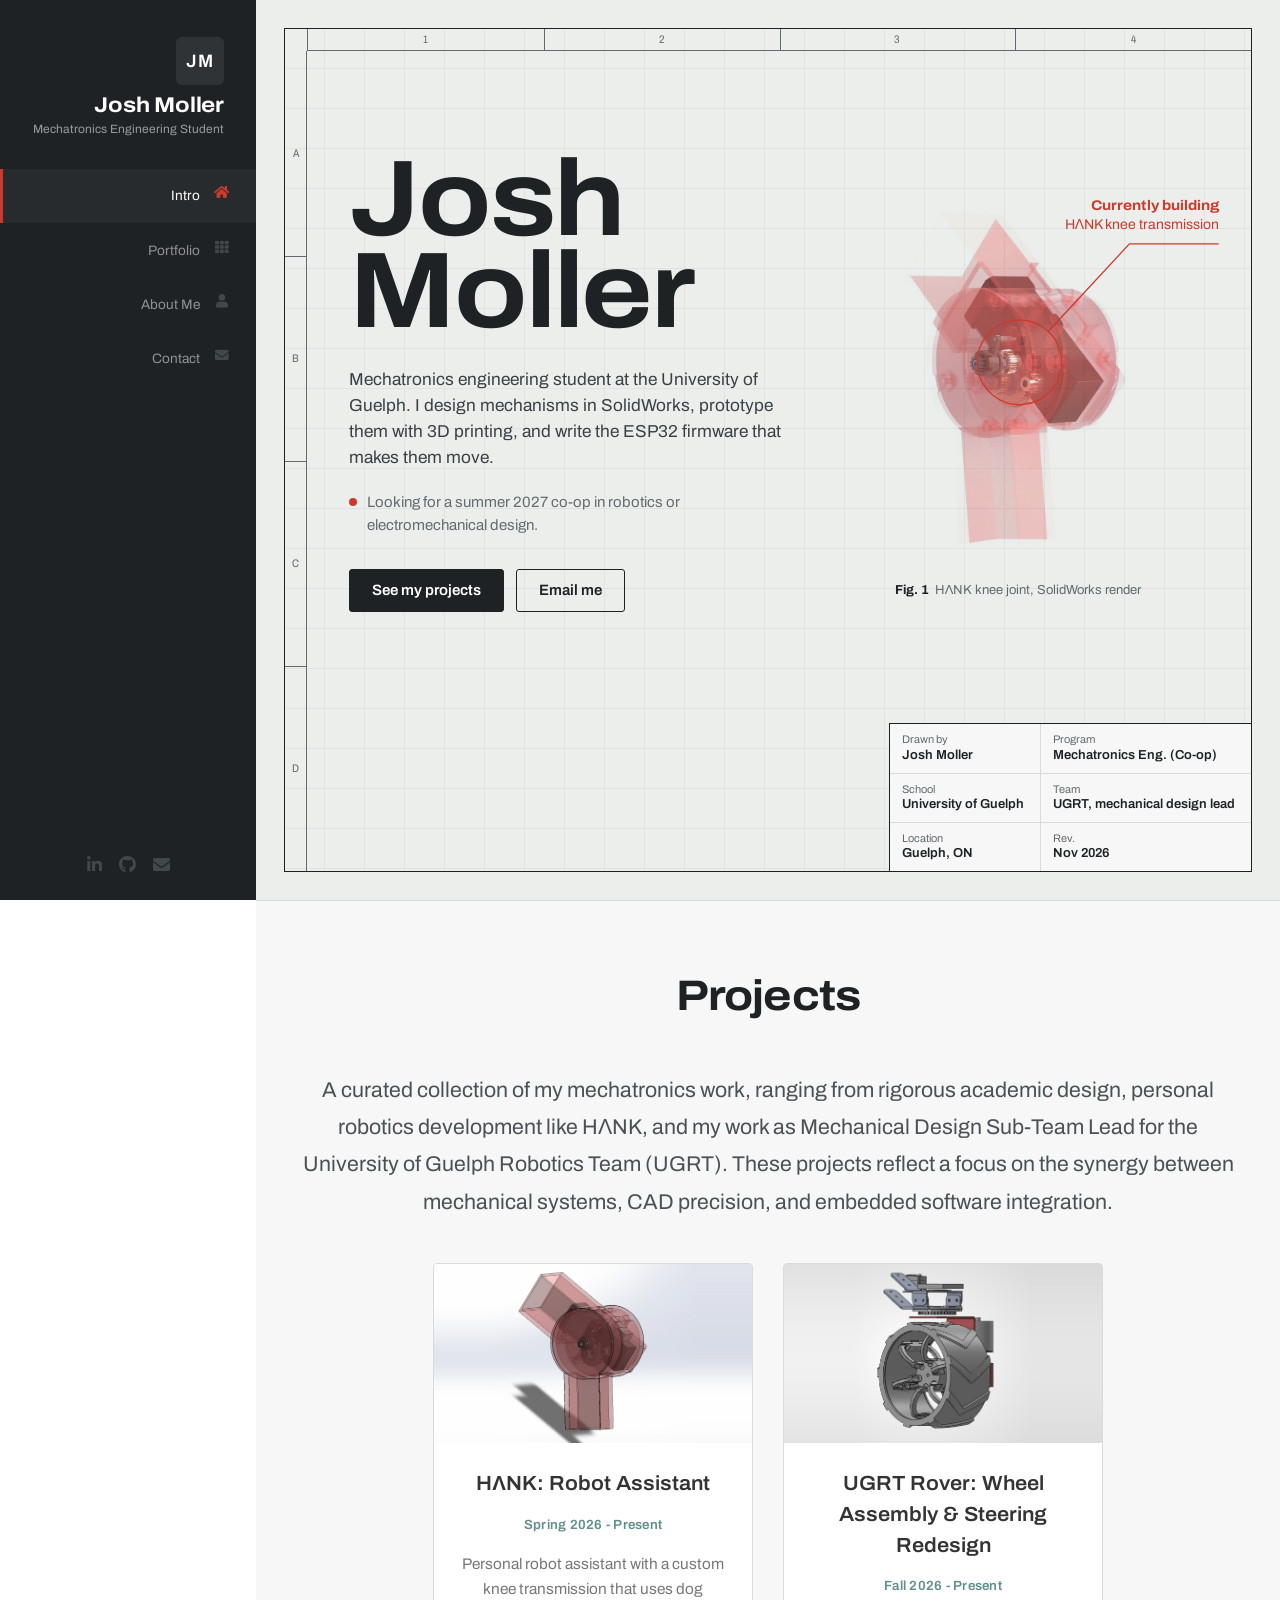
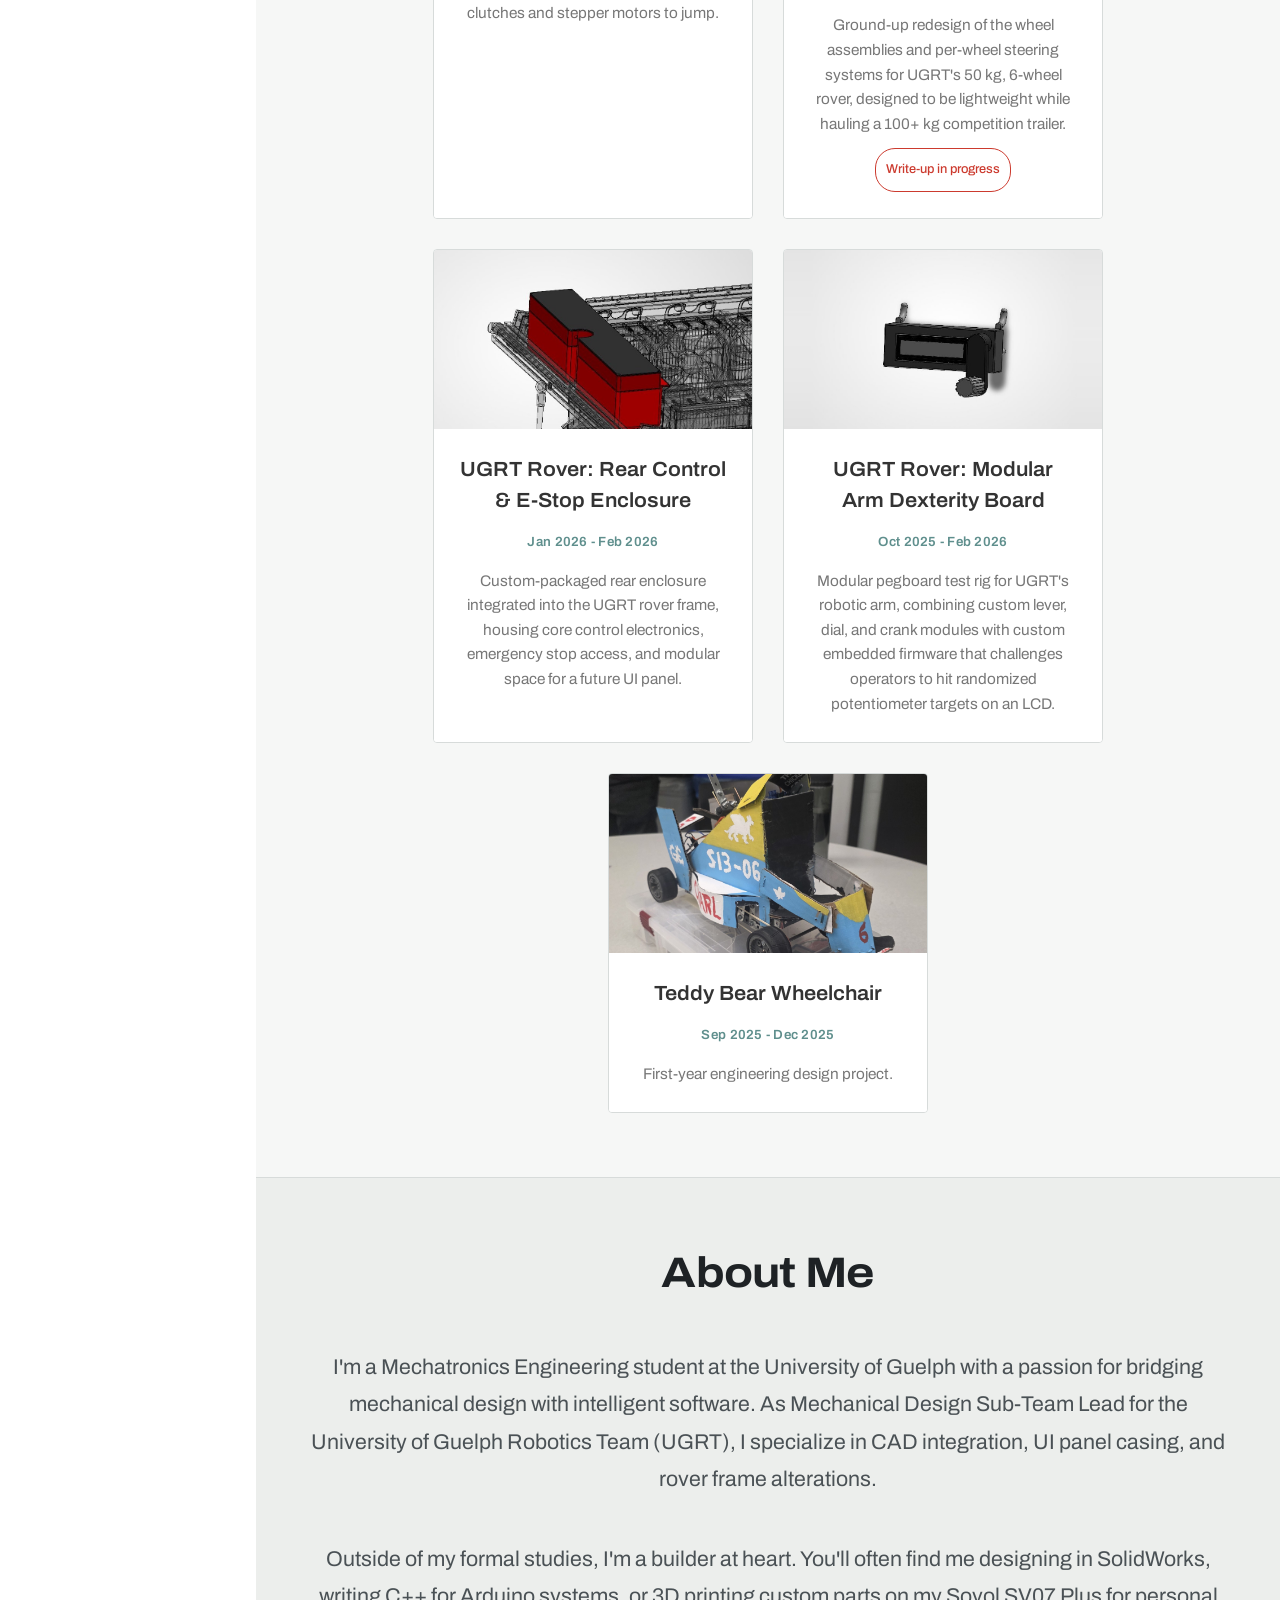
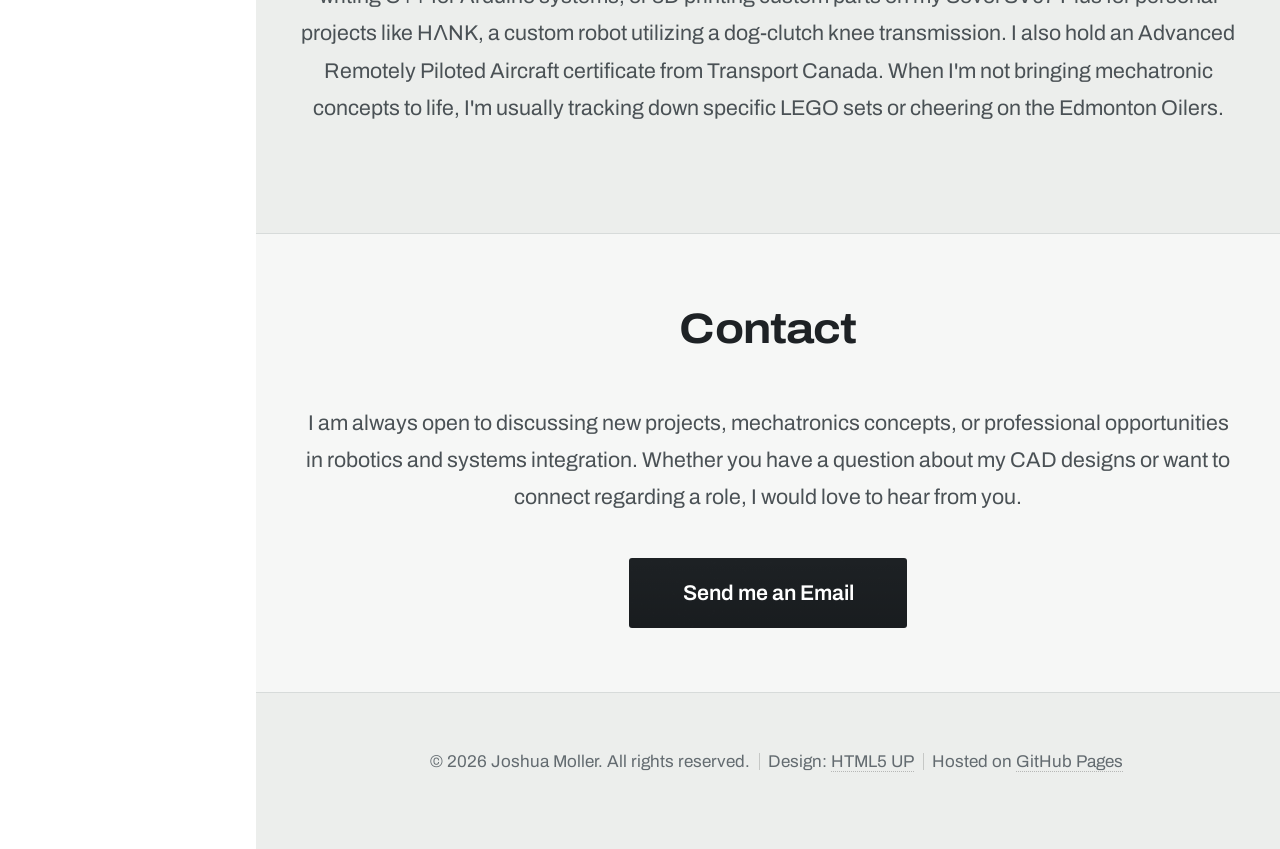
<file: index.html>
<!DOCTYPE HTML>
<!--
	Prologue by HTML5 UP
	html5up.net | @ajlkn
	Free for personal and commercial use under the CCA 3.0 license (html5up.net/license)
-->
<html>
	<head>
		<title>Josh Moller | Mechatronics Portfolio</title>
		<meta charset="utf-8" />
		<meta name="viewport" content="width=device-width, initial-scale=1" />
		<meta name="description" content="Josh Moller – Mechatronics Engineering student at the University of Guelph. CAD design, robotics and embedded systems projects." />
		<link rel="stylesheet" href="assets/css/main.css" />
		<style>
			/* Monogram shown in place of a headshot. To use a photo instead, replace the
			   <span class="image avatar48 monogram">JM</span> with
			   <span class="image avatar48"><img src="images/your-headshot.jpg" alt="Josh Moller" /></span> */
			.image.avatar48.monogram {
				background: rgba(255, 255, 255, 0.08);
				color: #fff;
				font-weight: 600;
				font-size: 18px;
				letter-spacing: 1px;
				line-height: 48px;
				text-align: center;
				border-radius: 6px;
			}
			/* Project cards */
			.project-card { transition: border-color 0.15s ease; }
			.project-card .media-soon {
				width: 100%; height: 100%; display: flex; flex-direction: column;
				align-items: center; justify-content: center; gap: 0.4em;
				background: linear-gradient(135deg, #2b2b2b, #3a3f44); color: rgba(255,255,255,0.75);
			}
			.project-card .media-soon .icon { font-size: 1.8em; color: rgba(255,255,255,0.5); }
			.project-card .badge {
				display: inline-block; margin-top: 0.9em; padding: 0.2em 0.8em; border-radius: 20px;
				font-size: 0.75em; font-weight: 600; background: #eef3f3; color: #5f8f8d;
			}
			.project-card .project-date {
				font-size: 0.78em; font-weight: 600; color: #5f8f8d;
				letter-spacing: 0.02em; margin: 0 0 0.65em 0;
			}
		</style>
		<link rel="stylesheet" href="assets/css/sheet.css" />
	</head>
	<body class="is-preload">

		<!-- Header -->
			<div id="header">

				<div class="top">

					<!-- Logo -->
					<div id="logo">
						<span class="image avatar48 monogram">JM</span>
						<h1 id="title">Josh Moller</h1>
						<p style="font-size: 12px;">Mechatronics Engineering Student</p>
					</div>

					<!-- Nav -->
						<nav id="nav">
							<ul>
								<li><a href="#top" id="top-link"><span class="icon solid fa-home">Intro</span></a></li>
								<li><a href="#portfolio" id="portfolio-link"><span class="icon solid fa-th">Portfolio</span></a></li>
								<li><a href="#about" id="about-link"><span class="icon solid fa-user">About Me</span></a></li>
								<li><a href="#contact" id="contact-link"><span class="icon solid fa-envelope">Contact</span></a></li>
							</ul>
						</nav>

				</div>

				<div class="bottom">

					<!-- Social Icons -->
					<ul class="icons">
						<li><a href="https://www.linkedin.com/in/josh-moller/" class="icon brands fa-linkedin-in" target="_blank"><span class="label">LinkedIn</span></a></li>
						<li><a href="https://github.com/SenorOrange" class="icon brands fa-github" target="_blank"><span class="label">Github</span></a></li>
						<li><a href="mailto:josh@joshmoller.ca" class="icon solid fa-envelope" target="_blank"><span class="label">Email</span></a></li>
					</ul>
				</div>

			</div>

		<!-- Main -->
			<div id="main">

				<!-- Intro: laid out like an engineering drawing sheet (styles in assets/css/sheet.css) -->
				<section id="top" class="sheet">
					<div class="sheet-frame">
						<div class="zones zones-x top" aria-hidden="true"><span>1</span><span>2</span><span>3</span><span>4</span></div>
						<div class="zones zones-y" aria-hidden="true"><span>A</span><span>B</span><span>C</span><span>D</span></div>

						<div class="sheet-body">
							<div class="sheet-text">
								<h2 class="sheet-name">Josh<br />Moller</h2>
								<p class="sheet-lede">Mechatronics engineering student at the University of Guelph. I design mechanisms in SolidWorks, prototype them with 3D printing, and write the ESP32 firmware that makes them move.</p>
								<!-- Update or delete this line when your co-op search changes -->
								<p class="sheet-status"><span class="dot" aria-hidden="true"></span>Looking for a summer 2027 co-op in robotics or electromechanical design.</p>
								<div class="sheet-actions">
									<a href="#portfolio" class="sheet-btn ink scrolly">See my projects</a>
									<a href="mailto:josh@joshmoller.ca" class="sheet-btn line">Email me</a>
								</div>
							</div>

							<figure class="sheet-fig">
								<a href="media/hank-collage.html" aria-label="Open the HΛNK project log">
									<img src="images/hero-hank-knee.jpg" alt="Render of the HΛNK knee transmission with a transparent red housing" />
								</a>
								<svg class="redline" viewBox="0 0 91.3 100" preserveAspectRatio="none" aria-hidden="true">
									<circle cx="46" cy="45" r="10" pathLength="1" transform="rotate(-50 46 45)" />
									<path d="M53,37.5 L72,17 L93,17" pathLength="1" />
								</svg>
								<p class="redline-note"><strong>Currently building</strong>HΛNK knee transmission</p>
								<figcaption><b>Fig. 1</b>HΛNK knee joint, SolidWorks render</figcaption>
							</figure>
						</div>

						<dl class="title-block">
							<div><dt>Drawn by</dt><dd>Josh Moller</dd></div>
							<div><dt>Program</dt><dd>Mechatronics Eng. (Co-op)</dd></div>
							<div><dt>School</dt><dd>University of Guelph</dd></div>
							<div><dt>Team</dt><dd>UGRT, mechanical design lead</dd></div>
							<div><dt>Location</dt><dd>Guelph, ON</dd></div>
							<div><dt>Rev.</dt><dd>Nov 2026</dd></div>
						</dl>
					</div>
				</section>

				<!-- Portfolio -->
					<section id="portfolio" class="two">
						<div class="container">

							<header>
								<h2>Projects</h2>
							</header>

							<p>A curated collection of my mechatronics work, ranging from rigorous academic design, 
								personal robotics development like HΛNK, and my work as Mechanical Design Sub-Team Lead for the University of Guelph Robotics Team (UGRT).
								These projects reflect a focus on the synergy between mechanical systems, CAD precision, and embedded software integration.</p>

							<div class="row" id="portfolio-grid">
 							   <!-- JavaScript will automatically load your projects here -->
							</div>
						</div>
					</section>

				<!-- About Me -->
<section id="about" class="three">
    <div class="container">

        <header>
            <h2>About Me</h2>
        </header>

        <!-- To add a photo here: <span class="image featured"><img src="images/your-photo.jpg" alt="Josh Moller" /></span> -->

        <p>I'm a Mechatronics Engineering student at the University of Guelph with a passion for bridging mechanical design with intelligent software. As Mechanical Design Sub-Team Lead for the University of Guelph Robotics Team (UGRT), I specialize in CAD integration, UI panel casing, and rover frame alterations.</p>
        
        <p>Outside of my formal studies, I'm a builder at heart. You'll often find me designing in SolidWorks, writing C++ for Arduino systems, or 3D printing custom parts on my Sovol SV07 Plus for personal projects like HΛNK, a custom robot utilizing a dog-clutch knee transmission. I also hold an Advanced Remotely Piloted Aircraft certificate from Transport Canada. When I'm not bringing mechatronic concepts to life, I'm usually tracking down specific LEGO sets or cheering on the Edmonton Oilers.</p>

    </div>
</section>

				<!-- Contact -->
				<section id="contact" class="four">
					<div class="container">
				
						<header>
							<h2>Contact</h2>
						</header>
				
						<p>I am always open to discussing new projects, mechatronics concepts, or professional opportunities in robotics and systems integration. Whether you have a question about my CAD designs or want to connect regarding a role, I would love to hear from you.</p>
				
						<footer>
							<a href="mailto:josh@joshmoller.ca" class="button primary" target="_blank">Send me an Email</a>
						</footer>
				
					</div>
				</section>

			</div>

		<!-- Footer -->
			<div id="footer">

				<!-- Copyright -->
					<ul class="copyright">
						<li>&copy; 2026 Joshua Moller. All rights reserved.</li><li>Design: <a href="http://html5up.net">HTML5 UP</a></li><li>Hosted on <a href="https://pages.github.com/">GitHub Pages</a></li>
					</ul>

			</div>

		<!-- Scripts -->
			<script src="assets/js/jquery.min.js"></script>
			<script src="assets/js/jquery.scrolly.min.js"></script>
			<script src="assets/js/jquery.scrollex.min.js"></script>
			<script src="assets/js/browser.min.js"></script>
			<script src="assets/js/breakpoints.min.js"></script>
			<script src="assets/js/util.js"></script>
			<script src="assets/js/main.js"></script>


			<script>
				document.addEventListener('DOMContentLoaded', () => {
					
					fetch('projects.json')
						.then(response => response.json())
						.then(projects => {
							const grid = document.getElementById('portfolio-grid');
							
							grid.className = ''; 
							
							// CHANGED: We are using Flexbox now instead of Grid
							grid.style.display = 'flex';
							grid.style.flexWrap = 'wrap';
							grid.style.justifyContent = 'center'; // This is the magic line that centers the bottom row!
							grid.style.gap = '30px';
							
							let html = '';
							
							// Fallback shown when a project has no media yet (or its thumbnail fails to load)
							const soonTile = '<div class="media-soon"><span class="icon solid fa-cogs"></span><span>Media coming soon</span></div>';

							projects
								.filter(project => !project.hidden) // set "hidden": true in projects.json to take a card off the site
								.forEach(project => {
								// "comingSoon": true shows the card without linking to its (unfinished) page
								const linked = !project.comingSoon && project.link;
								const tag = linked ? 'a' : 'div';
								const linkAttrs = linked ? `href="${project.link}"` : '';
								const media = project.thumbnail
									? `<img src="${project.thumbnail}" alt="${project.title}" style="width: 100%; height: 100%; object-fit: cover;" onerror="this.outerHTML=this.closest('.project-card').dataset.soon;" />`
									: soonTile;

								html += `
									<article class="item project-card ${linked ? 'has-link' : ''}" data-soon='${soonTile}' style="flex: 0 1 320px; background: #fff; margin: 0; box-shadow: 0 4px 10px rgba(0,0,0,0.05); border-radius: 8px; overflow: hidden; display: flex; flex-direction: column;">
										<${tag} ${linkAttrs} class="image fit" style="margin: 0; background-color: #2b2b2b; aspect-ratio: 16/9; display: flex; align-items: center; justify-content: center; overflow: hidden; text-decoration: none; border: 0;">
											${media}
										</${tag}>
										<header style="padding: 1.5em; flex-grow: 1; display: flex; flex-direction: column; justify-content: flex-start;">
											<h3 style="margin: 0 0 0.35em 0; font-size: 1.2em; color: #333;">${linked ? `<a href="${project.link}" style="color: inherit; border: 0;">${project.title}</a>` : project.title}</h3>
											${project.date ? `<div class="project-date">${project.date}</div>` : ''}
											<p style="font-size: 0.9em; margin: 0; color: #777; line-height: 1.6;">${project.description}</p>
											${project.comingSoon ? '<div><span class="badge">Write-up in progress</span></div>' : ''}
										</header>
									</article>
								`;
							});
							
							grid.innerHTML = html;
						})
						.catch(error => {
							console.error('Error loading projects:', error);
							document.getElementById('portfolio-grid').innerHTML = '<p>Oops! Could not load projects.</p>';
						});
				});
				</script>

	</body>
</html>
</file>
<file: assets/css/sheet.css>
/* ==========================================================================
   joshmoller.ca – "drawing sheet" theme
   Loaded after main.css. The landing section is laid out like an engineering
   drawing: sheet border with grid zones, Fig. 1, a redline note and a title
   block. The rest of the page picks up the same type and colours.
   ========================================================================== */

@font-face {
	font-family: 'Archivo';
	src: url('../webfonts/archivo-latin-wdth-normal.woff2') format('woff2-variations'),
	     url('../webfonts/archivo-latin-wdth-normal.woff2') format('woff2');
	font-weight: 100 900;
	font-stretch: 62% 125%;
	font-style: normal;
	font-display: swap;
}

:root {
	--paper: #ECEEEC;      /* drafting vellum */
	--paper-hi: #F6F7F6;   /* lighter sheet for sections and cards */
	--graphite: #1E2225;   /* ink, sidebar */
	--pencil: #636B70;     /* secondary text, frame marks */
	--grid: #D7DBDA;       /* grid and hairlines */
	--redline: #CC3A2E;    /* markup red, used sparingly */
}

/* ---- Base type ---------------------------------------------------------- */

body, input, textarea, select {
	font-family: 'Archivo', 'Helvetica Neue', Arial, sans-serif;
	font-weight: 400;
	color: #4A5155;
}

h1, h2, h3, h4, h5, h6 {
	font-family: 'Archivo', 'Helvetica Neue', Arial, sans-serif;
	color: var(--graphite);
}

#main > section > .container > header > h2,
#main > section h2 {
	font-weight: 700;
	font-stretch: 112%;
	letter-spacing: -0.02em;
}

a:focus-visible, .button:focus-visible {
	outline: 2px solid var(--redline);
	outline-offset: 3px;
}

/* ---- Sidebar ------------------------------------------------------------ */

#header {
	background: var(--graphite);
	box-shadow: none;
}

#logo h1 {
	font-weight: 700;
	font-stretch: 112%;
	letter-spacing: -0.01em;
}

#logo p { color: rgba(255, 255, 255, 0.55); }

#nav ul li a.active {
	background: rgba(255, 255, 255, 0.04);
	box-shadow: inset 3px 0 0 0 var(--redline);
}

#nav ul li a.active span:before { color: var(--redline); }

/* ---- Section backgrounds (replace the template's noise texture) ---------- */

#main > section { background-image: none; box-shadow: inset 0 1px 0 0 var(--grid); }
#main > section.two { background-color: var(--paper-hi); }
#main > section.three { background-color: var(--paper); }
#main > section.four { background-color: var(--paper-hi); }
#footer { background-color: var(--paper); box-shadow: inset 0 1px 0 0 var(--grid); color: var(--pencil); }

.button {
	background-color: var(--graphite);
	border-radius: 3px;
	font-weight: 600;
}
.button:hover { background-color: var(--redline); }

/* Project cards: flat sheet, hairline border instead of drop shadow */
.project-card {
	box-shadow: none !important;
	border: 1px solid var(--grid);
	border-radius: 4px !important;
	background: #fff;
}
.project-card.has-link:hover { transform: none; border-color: var(--graphite); }
.project-card h3 { font-weight: 600; font-stretch: 105%; }
.project-card .badge { background: transparent; color: var(--redline); border: 1px solid currentColor; font-weight: 500; }
.project-card .media-soon { background: var(--paper); color: var(--pencil); }
.project-card .media-soon .icon { color: var(--grid); }

/* ==========================================================================
   Landing sheet
   ========================================================================== */

#main > section.sheet {
	padding: 28px;
	text-align: left;
	background-color: var(--paper);
	box-shadow: none;
	font-size: 16px;
	line-height: 1.55;
}

.sheet-frame {
	position: relative;
	min-height: calc(100vh - 56px);
	border: 1.5px solid var(--graphite);
	/* faint drafting grid */
	background-image:
		linear-gradient(#E0E3E2 1px, transparent 1px),
		linear-gradient(90deg, #E0E3E2 1px, transparent 1px);
	background-size: 40px 40px;
	background-position: -1px -1px;
	display: flex;
	flex-direction: column;
}

/* Grid-reference zones along the border, like a real drawing sheet */
.zones {
	position: absolute;
	display: flex;
	color: var(--pencil);
	font-size: 11px;
	font-stretch: 85%;
	pointer-events: none;
	user-select: none;
}
.zones span { flex: 1; display: flex; align-items: center; justify-content: center; position: relative; }
.zones-x { left: 22px; right: 0; height: 22px; }
.zones-x.top { top: 0; border-bottom: 1px solid var(--pencil); border-left: 1px solid var(--pencil); }
.zones-x span + span::before { content: ''; position: absolute; left: 0; top: 0; bottom: 0; border-left: 1px solid var(--pencil); }
.zones-y { top: 22px; bottom: 0; left: 0; width: 22px; flex-direction: column; border-right: 1px solid var(--pencil); }
.zones-y span + span::before { content: ''; position: absolute; top: 0; left: 0; right: 0; border-top: 1px solid var(--pencil); }

.sheet-body {
	flex: 1;
	display: grid;
	grid-template-columns: minmax(0, 1.15fr) minmax(0, 1fr);
	align-items: center;
	gap: 32px;
	padding: 64px 56px 150px 80px;
}

.sheet-name {
	margin: 0 0 28px 0;
	font-size: clamp(64px, 8.4vw, 144px);
	font-weight: 800;
	font-stretch: 125%;
	line-height: 0.86;
	letter-spacing: -0.035em;
	color: var(--graphite);
}

.sheet-lede {
	max-width: 30em;
	margin: 0 0 20px 0;
	font-size: clamp(17px, 1.35vw, 21px);
	line-height: 1.5;
	color: #3A4045;
}

.sheet-status {
	display: flex;
	align-items: baseline;
	gap: 10px;
	margin: 0 0 32px 0;
	font-size: 15px;
	color: var(--pencil);
}
.sheet-status .dot {
	flex: none;
	width: 8px; height: 8px;
	border-radius: 50%;
	background: var(--redline);
	transform: translateY(-1px);
}

.sheet-actions { display: flex; flex-wrap: wrap; gap: 12px; }

#main > section.sheet a.sheet-btn {
	display: inline-block;
	padding: 13px 22px;
	border-radius: 3px;
	font-size: 15px;
	font-weight: 600;
	line-height: 1;
	text-decoration: none;
	border: 1.5px solid var(--graphite);
	transition: background-color 0.15s ease, color 0.15s ease, border-color 0.15s ease;
}
#main > section.sheet a.sheet-btn.ink { background: var(--graphite); color: #fff; }
#main > section.sheet a.sheet-btn.ink:hover { background: var(--redline); border-color: var(--redline); }
#main > section.sheet a.sheet-btn.line { background: transparent; color: var(--graphite); }
#main > section.sheet a.sheet-btn.line:hover { background: var(--graphite); color: #fff; }

/* Fig. 1 with the redline note */
.sheet-fig {
	position: relative;
	margin: 0;
	justify-self: center;
	width: 100%;
	max-width: 520px;
	aspect-ratio: 1008 / 1104;
}
.sheet-fig > a { display: block; width: 100%; height: 100%; border: 0; }
.sheet-fig img {
	display: block;
	width: 100%;
	height: 100%;
	object-fit: contain;
	mix-blend-mode: multiply;           /* drops the render's white background onto the paper */
}
.sheet-fig figcaption {
	position: absolute;
	left: 50%;
	bottom: -6px;
	transform: translateX(-50%);
	white-space: nowrap;
	font-size: 13px;
	color: var(--pencil);
}
.sheet-fig figcaption b { color: var(--graphite); font-weight: 700; margin-right: 6px; }

.redline {
	position: absolute;
	inset: 0;
	pointer-events: none;
	overflow: visible;
}
.redline path, .redline circle {
	fill: none;
	stroke: var(--redline);
	stroke-width: 0.32;
	stroke-linecap: round;
}
.redline-note {
	position: absolute;
	right: -8px;
	top: 6%;
	max-width: 13em;
	font-size: 14px;
	line-height: 1.35;
	color: var(--redline);
	text-align: right;
}
.redline-note strong { display: block; font-weight: 700; font-stretch: 110%; color: inherit; }

/* The one animated moment: the markup draws itself in after load */
@media (prefers-reduced-motion: no-preference) {
	.redline path, .redline circle {
		stroke-dasharray: 1;
		stroke-dashoffset: 1;
		animation: redline-draw 0.9s 0.5s cubic-bezier(.6,.1,.3,1) forwards;
	}
	.redline-note { opacity: 0; animation: redline-note 0.4s 1.3s ease-out forwards; }
}
@keyframes redline-draw { to { stroke-dashoffset: 0; } }
@keyframes redline-note { to { opacity: 1; } }

/* Title block */
.title-block {
	position: absolute;
	right: 0;
	bottom: 0;
	display: grid;
	grid-template-columns: repeat(3, auto);
	margin: 0;
	background: var(--paper-hi);
	border-top: 1.5px solid var(--graphite);
	border-left: 1.5px solid var(--graphite);
	font-size: 13px;
	line-height: 1.3;
}
.title-block div {
	padding: 8px 16px 9px 12px;
	border-right: 1px solid var(--grid);
	border-bottom: 1px solid var(--grid);
}
.title-block div:nth-child(3n) { border-right: 0; }
.title-block div:nth-last-child(-n+3) { border-bottom: 0; }
.title-block dt { margin: 0; color: var(--pencil); font-size: 11px; }
.title-block dd { margin: 0; color: var(--graphite); font-weight: 600; }

/* ---- Responsive ---------------------------------------------------------- */

@media screen and (max-width: 1280px) {
	.sheet-body { padding: 56px 40px 150px 64px; }
	.title-block { grid-template-columns: repeat(2, auto); }
	.title-block div:nth-child(3n) { border-right: 1px solid var(--grid); }
	.title-block div:nth-child(2n) { border-right: 0; }
	.title-block div:nth-last-child(-n+3) { border-bottom: 1px solid var(--grid); }
	.title-block div:nth-last-child(-n+2) { border-bottom: 0; }
	.sheet-body { padding-bottom: 190px; }
}

@media screen and (max-width: 960px) {
	#main > section.sheet { padding: 56px 14px 14px 14px; } /* clears the menu button */
	.sheet-frame { min-height: 0; }
	.sheet-body { grid-template-columns: 1fr; gap: 8px; padding: 44px 24px 28px 46px; }
	.sheet-fig { max-width: 340px; margin-top: 12px; }
	.title-block { position: static; margin-left: 22px; border-left: 1px solid var(--pencil); grid-template-columns: 1fr 1fr; }
	.zones-x span:nth-child(n+4), .zones-y span:nth-child(n+4) { display: none; }
}

@media screen and (max-width: 480px) {
	.sheet-name { font-size: 58px; }
	.sheet-body { padding: 40px 18px 24px 38px; }
	.redline-note { font-size: 13px; max-width: 10em; }
	.title-block { font-size: 12px; }
}
</file>
<file: assets/css/main.css>
@import url("fontawesome-all.min.css");
@import url("https://fonts.googleapis.com/css?family=Source+Sans+Pro:300,300italic,400,600");

/*
	Prologue by HTML5 UP
	html5up.net | @ajlkn
	Free for personal and commercial use under the CCA 3.0 license (html5up.net/license)
*/

html, body, div, span, applet, object,
iframe, h1, h2, h3, h4, h5, h6, p, blockquote,
pre, a, abbr, acronym, address, big, cite,
code, del, dfn, em, img, ins, kbd, q, s, samp,
small, strike, strong, sub, sup, tt, var, b,
u, i, center, dl, dt, dd, ol, ul, li, fieldset,
form, label, legend, table, caption, tbody,
tfoot, thead, tr, th, td, article, aside,
canvas, details, embed, figure, figcaption,
footer, header, hgroup, menu, nav, output, ruby,
section, summary, time, mark, audio, video {
	margin: 0;
	padding: 0;
	border: 0;
	font-size: 100%;
	font: inherit;
	vertical-align: baseline;}

article, aside, details, figcaption, figure,
footer, header, hgroup, menu, nav, section {
	display: block;}

body {
	line-height: 1;
}

ol, ul {
	list-style: none;
}

blockquote, q {
	quotes: none;
}

	blockquote:before, blockquote:after, q:before, q:after {
		content: '';
		content: none;
	}

table {
	border-collapse: collapse;
	border-spacing: 0;
}

body {
	-webkit-text-size-adjust: none;
}

mark {
	background-color: transparent;
	color: inherit;
}

input::-moz-focus-inner {
	border: 0;
	padding: 0;
}

input, select, textarea {
	-moz-appearance: none;
	-webkit-appearance: none;
	-ms-appearance: none;
	appearance: none;
}

/* Basic */

	html {
		box-sizing: border-box;
	}

	*, *:before, *:after {
		box-sizing: inherit;
	}

	body {
		background: #fff;
		font-family: 'Source Sans Pro', sans-serif;
		font-size: 19pt;
		font-weight: 300;
		line-height: 1.75em;
		color: #888;
	}

		body.is-preload *, body.is-preload *:before, body.is-preload *:after {
			-moz-animation: none !important;
			-webkit-animation: none !important;
			-ms-animation: none !important;
			animation: none !important;
			-moz-transition: none !important;
			-webkit-transition: none !important;
			-ms-transition: none !important;
			transition: none !important;
		}

	input, textarea, select {
		font-family: 'Source Sans Pro', sans-serif;
		font-size: 19pt;
		font-weight: 300;
		line-height: 1.75em;
		color: #888;
	}

	h1, h2, h3, h4, h5, h6 {
		font-weight: 300;
		color: #666;
		line-height: 1.5em;
	}

	h1 a, h2 a, h3 a, h4 a, h5 a, h6 a {
		color: inherit;
		text-decoration: none;
	}

		h1 a strong, h2 a strong, h3 a strong, h4 a strong, h5 a strong, h6 a strong {
			color: #333;
		}

	h2 {
		font-size: 2em;
		letter-spacing: -1px;
	}

		h2.alt {
			color: #888;
		}

			h2.alt strong {
				color: #666;
			}

	h3 {
		font-size: 1.5em;
	}

	header {
		margin: 0 0 2em 0;
	}

		header > p {
			margin: 1em 0 0 0;
		}

	footer {
		margin: 2em 0 0 0;
	}

	strong, b {
		font-weight: 300;
		color: #666;
	}

	em, i {
		font-style: italic;
	}

	a {
		text-decoration: none;
		color: inherit;
		border-bottom: dotted 1px rgba(128, 128, 128, 0.5);
		-moz-transition: color 0.35s ease-in-out, border-bottom-color 0.35s ease-in-out;
		-webkit-transition: color 0.35s ease-in-out, border-bottom-color 0.35s ease-in-out;
		-ms-transition: color 0.35s ease-in-out, border-bottom-color 0.35s ease-in-out;
		transition: color 0.35s ease-in-out, border-bottom-color 0.35s ease-in-out;
		outline: 0;
	}

		a:hover {
			color: #E27689;
			border-bottom-color: rgba(255, 255, 255, 0);
		}

	sub {
		position: relative;
		top: 0.5em;
		font-size: 0.8em;
	}

	sup {
		position: relative;
		top: -0.5em;
		font-size: 0.8em;
	}

	hr {
		border: 0;
		border-top: solid 1px #ddd;
	}

	blockquote {
		border-left: solid 0.5em #ddd;
		padding: 1em 0 1em 2em;
		font-style: italic;
	}

	p, ul, ol, dl, table {
		margin-bottom: 2em;
	}

	br.clear {
		clear: both;
	}

/* Container */

	.container {
		margin: 0 auto;
		max-width: 100%;
		width: 1400px;
	}

		@media screen and (min-width: 961px) and (max-width: 1880px) {

			.container {
				width: 1200px;
			}

		}

		@media screen and (min-width: 961px) and (max-width: 1620px) {

			.container {
				width: 960px;
			}

		}

		@media screen and (min-width: 961px) and (max-width: 1320px) {

			.container {
				width: 100%;
			}

		}

		@media screen and (max-width: 960px) {

			.container {
				width: 100%;
			}

		}

		@media screen and (max-width: 736px) {

			.container {
				width: 100%;
			}

		}

/* Row */

	.row {
		display: flex;
		flex-wrap: wrap;
		box-sizing: border-box;
		align-items: stretch;
	}

		.row > * {
			box-sizing: border-box;
		}

		.row.gtr-uniform > * > :last-child {
			margin-bottom: 0;
		}

		.row.aln-left {
			justify-content: flex-start;
		}

		.row.aln-center {
			justify-content: center;
		}

		.row.aln-right {
			justify-content: flex-end;
		}

		.row.aln-top {
			align-items: flex-start;
		}

		.row.aln-middle {
			align-items: center;
		}

		.row.aln-bottom {
			align-items: flex-end;
		}

		.row > .imp {
			order: -1;
		}

		.row > .col-1 {
			width: 8.33333%;
		}

		.row > .off-1 {
			margin-left: 8.33333%;
		}

		.row > .col-2 {
			width: 16.66667%;
		}

		.row > .off-2 {
			margin-left: 16.66667%;
		}

		.row > .col-3 {
			width: 25%;
		}

		.row > .off-3 {
			margin-left: 25%;
		}

		.row > .col-4 {
			width: 33.33333%;
		}

		.row > .off-4 {
			margin-left: 33.33333%;
		}

		.row > .col-5 {
			width: 41.66667%;
		}

		.row > .off-5 {
			margin-left: 41.66667%;
		}

		.row > .col-6 {
			width: 50%;
		}

		.row > .off-6 {
			margin-left: 50%;
		}

		.row > .col-7 {
			width: 58.33333%;
		}

		.row > .off-7 {
			margin-left: 58.33333%;
		}

		.row > .col-8 {
			width: 66.66667%;
		}

		.row > .off-8 {
			margin-left: 66.66667%;
		}

		.row > .col-9 {
			width: 75%;
		}

		.row > .off-9 {
			margin-left: 75%;
		}

		.row > .col-10 {
			width: 83.33333%;
		}

		.row > .off-10 {
			margin-left: 83.33333%;
		}

		.row > .col-11 {
			width: 91.66667%;
		}

		.row > .off-11 {
			margin-left: 91.66667%;
		}

		.row > .col-12 {
			width: 100%;
		}

		.row > .off-12 {
			margin-left: 100%;
		}

		.row.gtr-0 {
			margin-top: 0px;
			margin-left: 0px;
		}

			.row.gtr-0 > * {
				padding: 0px 0 0 0px;
			}

			.row.gtr-0.gtr-uniform {
				margin-top: 0px;
			}

				.row.gtr-0.gtr-uniform > * {
					padding-top: 0px;
				}

		.row.gtr-25 {
			margin-top: -10px;
			margin-left: -10px;
		}

			.row.gtr-25 > * {
				padding: 10px 0 0 10px;
			}

			.row.gtr-25.gtr-uniform {
				margin-top: -10px;
			}

				.row.gtr-25.gtr-uniform > * {
					padding-top: 10px;
				}

		.row.gtr-50 {
			margin-top: -20px;
			margin-left: -20px;
		}

			.row.gtr-50 > * {
				padding: 20px 0 0 20px;
			}

			.row.gtr-50.gtr-uniform {
				margin-top: -20px;
			}

				.row.gtr-50.gtr-uniform > * {
					padding-top: 20px;
				}

		.row {
			margin-top: -40px;
			margin-left: -40px;
		}

			.row > * {
				padding: 40px 0 0 40px;
			}

			.row.gtr-uniform {
				margin-top: -40px;
			}

				.row.gtr-uniform > * {
					padding-top: 40px;
				}

		.row.gtr-150 {
			margin-top: -60px;
			margin-left: -60px;
		}

			.row.gtr-150 > * {
				padding: 60px 0 0 60px;
			}

			.row.gtr-150.gtr-uniform {
				margin-top: -60px;
			}

				.row.gtr-150.gtr-uniform > * {
					padding-top: 60px;
				}

		.row.gtr-200 {
			margin-top: -80px;
			margin-left: -80px;
		}

			.row.gtr-200 > * {
				padding: 80px 0 0 80px;
			}

			.row.gtr-200.gtr-uniform {
				margin-top: -80px;
			}

				.row.gtr-200.gtr-uniform > * {
					padding-top: 80px;
				}

		@media screen and (min-width: 961px) and (max-width: 1880px) {

			.row {
				display: flex;
				flex-wrap: wrap;
				box-sizing: border-box;
				align-items: stretch;
			}

				.row > * {
					box-sizing: border-box;
				}

				.row.gtr-uniform > * > :last-child {
					margin-bottom: 0;
				}

				.row.aln-left {
					justify-content: flex-start;
				}

				.row.aln-center {
					justify-content: center;
				}

				.row.aln-right {
					justify-content: flex-end;
				}

				.row.aln-top {
					align-items: flex-start;
				}

				.row.aln-middle {
					align-items: center;
				}

				.row.aln-bottom {
					align-items: flex-end;
				}

				.row > .imp-wide {
					order: -1;
				}

				.row > .col-1-wide {
					width: 8.33333%;
				}

				.row > .off-1-wide {
					margin-left: 8.33333%;
				}

				.row > .col-2-wide {
					width: 16.66667%;
				}

				.row > .off-2-wide {
					margin-left: 16.66667%;
				}

				.row > .col-3-wide {
					width: 25%;
				}

				.row > .off-3-wide {
					margin-left: 25%;
				}

				.row > .col-4-wide {
					width: 33.33333%;
				}

				.row > .off-4-wide {
					margin-left: 33.33333%;
				}

				.row > .col-5-wide {
					width: 41.66667%;
				}

				.row > .off-5-wide {
					margin-left: 41.66667%;
				}

				.row > .col-6-wide {
					width: 50%;
				}

				.row > .off-6-wide {
					margin-left: 50%;
				}

				.row > .col-7-wide {
					width: 58.33333%;
				}

				.row > .off-7-wide {
					margin-left: 58.33333%;
				}

				.row > .col-8-wide {
					width: 66.66667%;
				}

				.row > .off-8-wide {
					margin-left: 66.66667%;
				}

				.row > .col-9-wide {
					width: 75%;
				}

				.row > .off-9-wide {
					margin-left: 75%;
				}

				.row > .col-10-wide {
					width: 83.33333%;
				}

				.row > .off-10-wide {
					margin-left: 83.33333%;
				}

				.row > .col-11-wide {
					width: 91.66667%;
				}

				.row > .off-11-wide {
					margin-left: 91.66667%;
				}

				.row > .col-12-wide {
					width: 100%;
				}

				.row > .off-12-wide {
					margin-left: 100%;
				}

				.row.gtr-0 {
					margin-top: 0px;
					margin-left: 0px;
				}

					.row.gtr-0 > * {
						padding: 0px 0 0 0px;
					}

					.row.gtr-0.gtr-uniform {
						margin-top: 0px;
					}

						.row.gtr-0.gtr-uniform > * {
							padding-top: 0px;
						}

				.row.gtr-25 {
					margin-top: -10px;
					margin-left: -10px;
				}

					.row.gtr-25 > * {
						padding: 10px 0 0 10px;
					}

					.row.gtr-25.gtr-uniform {
						margin-top: -10px;
					}

						.row.gtr-25.gtr-uniform > * {
							padding-top: 10px;
						}

				.row.gtr-50 {
					margin-top: -20px;
					margin-left: -20px;
				}

					.row.gtr-50 > * {
						padding: 20px 0 0 20px;
					}

					.row.gtr-50.gtr-uniform {
						margin-top: -20px;
					}

						.row.gtr-50.gtr-uniform > * {
							padding-top: 20px;
						}

				.row {
					margin-top: -40px;
					margin-left: -40px;
				}

					.row > * {
						padding: 40px 0 0 40px;
					}

					.row.gtr-uniform {
						margin-top: -40px;
					}

						.row.gtr-uniform > * {
							padding-top: 40px;
						}

				.row.gtr-150 {
					margin-top: -60px;
					margin-left: -60px;
				}

					.row.gtr-150 > * {
						padding: 60px 0 0 60px;
					}

					.row.gtr-150.gtr-uniform {
						margin-top: -60px;
					}

						.row.gtr-150.gtr-uniform > * {
							padding-top: 60px;
						}

				.row.gtr-200 {
					margin-top: -80px;
					margin-left: -80px;
				}

					.row.gtr-200 > * {
						padding: 80px 0 0 80px;
					}

					.row.gtr-200.gtr-uniform {
						margin-top: -80px;
					}

						.row.gtr-200.gtr-uniform > * {
							padding-top: 80px;
						}

		}

		@media screen and (min-width: 961px) and (max-width: 1620px) {

			.row {
				display: flex;
				flex-wrap: wrap;
				box-sizing: border-box;
				align-items: stretch;
			}

				.row > * {
					box-sizing: border-box;
				}

				.row.gtr-uniform > * > :last-child {
					margin-bottom: 0;
				}

				.row.aln-left {
					justify-content: flex-start;
				}

				.row.aln-center {
					justify-content: center;
				}

				.row.aln-right {
					justify-content: flex-end;
				}

				.row.aln-top {
					align-items: flex-start;
				}

				.row.aln-middle {
					align-items: center;
				}

				.row.aln-bottom {
					align-items: flex-end;
				}

				.row > .imp-normal {
					order: -1;
				}

				.row > .col-1-normal {
					width: 8.33333%;
				}

				.row > .off-1-normal {
					margin-left: 8.33333%;
				}

				.row > .col-2-normal {
					width: 16.66667%;
				}

				.row > .off-2-normal {
					margin-left: 16.66667%;
				}

				.row > .col-3-normal {
					width: 25%;
				}

				.row > .off-3-normal {
					margin-left: 25%;
				}

				.row > .col-4-normal {
					width: 33.33333%;
				}

				.row > .off-4-normal {
					margin-left: 33.33333%;
				}

				.row > .col-5-normal {
					width: 41.66667%;
				}

				.row > .off-5-normal {
					margin-left: 41.66667%;
				}

				.row > .col-6-normal {
					width: 50%;
				}

				.row > .off-6-normal {
					margin-left: 50%;
				}

				.row > .col-7-normal {
					width: 58.33333%;
				}

				.row > .off-7-normal {
					margin-left: 58.33333%;
				}

				.row > .col-8-normal {
					width: 66.66667%;
				}

				.row > .off-8-normal {
					margin-left: 66.66667%;
				}

				.row > .col-9-normal {
					width: 75%;
				}

				.row > .off-9-normal {
					margin-left: 75%;
				}

				.row > .col-10-normal {
					width: 83.33333%;
				}

				.row > .off-10-normal {
					margin-left: 83.33333%;
				}

				.row > .col-11-normal {
					width: 91.66667%;
				}

				.row > .off-11-normal {
					margin-left: 91.66667%;
				}

				.row > .col-12-normal {
					width: 100%;
				}

				.row > .off-12-normal {
					margin-left: 100%;
				}

				.row.gtr-0 {
					margin-top: 0px;
					margin-left: 0px;
				}

					.row.gtr-0 > * {
						padding: 0px 0 0 0px;
					}

					.row.gtr-0.gtr-uniform {
						margin-top: 0px;
					}

						.row.gtr-0.gtr-uniform > * {
							padding-top: 0px;
						}

				.row.gtr-25 {
					margin-top: -10px;
					margin-left: -10px;
				}

					.row.gtr-25 > * {
						padding: 10px 0 0 10px;
					}

					.row.gtr-25.gtr-uniform {
						margin-top: -10px;
					}

						.row.gtr-25.gtr-uniform > * {
							padding-top: 10px;
						}

				.row.gtr-50 {
					margin-top: -20px;
					margin-left: -20px;
				}

					.row.gtr-50 > * {
						padding: 20px 0 0 20px;
					}

					.row.gtr-50.gtr-uniform {
						margin-top: -20px;
					}

						.row.gtr-50.gtr-uniform > * {
							padding-top: 20px;
						}

				.row {
					margin-top: -40px;
					margin-left: -40px;
				}

					.row > * {
						padding: 40px 0 0 40px;
					}

					.row.gtr-uniform {
						margin-top: -40px;
					}

						.row.gtr-uniform > * {
							padding-top: 40px;
						}

				.row.gtr-150 {
					margin-top: -60px;
					margin-left: -60px;
				}

					.row.gtr-150 > * {
						padding: 60px 0 0 60px;
					}

					.row.gtr-150.gtr-uniform {
						margin-top: -60px;
					}

						.row.gtr-150.gtr-uniform > * {
							padding-top: 60px;
						}

				.row.gtr-200 {
					margin-top: -80px;
					margin-left: -80px;
				}

					.row.gtr-200 > * {
						padding: 80px 0 0 80px;
					}

					.row.gtr-200.gtr-uniform {
						margin-top: -80px;
					}

						.row.gtr-200.gtr-uniform > * {
							padding-top: 80px;
						}

		}

		@media screen and (min-width: 961px) and (max-width: 1320px) {

			.row {
				display: flex;
				flex-wrap: wrap;
				box-sizing: border-box;
				align-items: stretch;
			}

				.row > * {
					box-sizing: border-box;
				}

				.row.gtr-uniform > * > :last-child {
					margin-bottom: 0;
				}

				.row.aln-left {
					justify-content: flex-start;
				}

				.row.aln-center {
					justify-content: center;
				}

				.row.aln-right {
					justify-content: flex-end;
				}

				.row.aln-top {
					align-items: flex-start;
				}

				.row.aln-middle {
					align-items: center;
				}

				.row.aln-bottom {
					align-items: flex-end;
				}

				.row > .imp-narrow {
					order: -1;
				}

				.row > .col-1-narrow {
					width: 8.33333%;
				}

				.row > .off-1-narrow {
					margin-left: 8.33333%;
				}

				.row > .col-2-narrow {
					width: 16.66667%;
				}

				.row > .off-2-narrow {
					margin-left: 16.66667%;
				}

				.row > .col-3-narrow {
					width: 25%;
				}

				.row > .off-3-narrow {
					margin-left: 25%;
				}

				.row > .col-4-narrow {
					width: 33.33333%;
				}

				.row > .off-4-narrow {
					margin-left: 33.33333%;
				}

				.row > .col-5-narrow {
					width: 41.66667%;
				}

				.row > .off-5-narrow {
					margin-left: 41.66667%;
				}

				.row > .col-6-narrow {
					width: 50%;
				}

				.row > .off-6-narrow {
					margin-left: 50%;
				}

				.row > .col-7-narrow {
					width: 58.33333%;
				}

				.row > .off-7-narrow {
					margin-left: 58.33333%;
				}

				.row > .col-8-narrow {
					width: 66.66667%;
				}

				.row > .off-8-narrow {
					margin-left: 66.66667%;
				}

				.row > .col-9-narrow {
					width: 75%;
				}

				.row > .off-9-narrow {
					margin-left: 75%;
				}

				.row > .col-10-narrow {
					width: 83.33333%;
				}

				.row > .off-10-narrow {
					margin-left: 83.33333%;
				}

				.row > .col-11-narrow {
					width: 91.66667%;
				}

				.row > .off-11-narrow {
					margin-left: 91.66667%;
				}

				.row > .col-12-narrow {
					width: 100%;
				}

				.row > .off-12-narrow {
					margin-left: 100%;
				}

				.row.gtr-0 {
					margin-top: 0px;
					margin-left: 0px;
				}

					.row.gtr-0 > * {
						padding: 0px 0 0 0px;
					}

					.row.gtr-0.gtr-uniform {
						margin-top: 0px;
					}

						.row.gtr-0.gtr-uniform > * {
							padding-top: 0px;
						}

				.row.gtr-25 {
					margin-top: -5px;
					margin-left: -5px;
				}

					.row.gtr-25 > * {
						padding: 5px 0 0 5px;
					}

					.row.gtr-25.gtr-uniform {
						margin-top: -5px;
					}

						.row.gtr-25.gtr-uniform > * {
							padding-top: 5px;
						}

				.row.gtr-50 {
					margin-top: -10px;
					margin-left: -10px;
				}

					.row.gtr-50 > * {
						padding: 10px 0 0 10px;
					}

					.row.gtr-50.gtr-uniform {
						margin-top: -10px;
					}

						.row.gtr-50.gtr-uniform > * {
							padding-top: 10px;
						}

				.row {
					margin-top: -20px;
					margin-left: -20px;
				}

					.row > * {
						padding: 20px 0 0 20px;
					}

					.row.gtr-uniform {
						margin-top: -20px;
					}

						.row.gtr-uniform > * {
							padding-top: 20px;
						}

				.row.gtr-150 {
					margin-top: -30px;
					margin-left: -30px;
				}

					.row.gtr-150 > * {
						padding: 30px 0 0 30px;
					}

					.row.gtr-150.gtr-uniform {
						margin-top: -30px;
					}

						.row.gtr-150.gtr-uniform > * {
							padding-top: 30px;
						}

				.row.gtr-200 {
					margin-top: -40px;
					margin-left: -40px;
				}

					.row.gtr-200 > * {
						padding: 40px 0 0 40px;
					}

					.row.gtr-200.gtr-uniform {
						margin-top: -40px;
					}

						.row.gtr-200.gtr-uniform > * {
							padding-top: 40px;
						}

		}

		@media screen and (max-width: 960px) {

			.row {
				display: flex;
				flex-wrap: wrap;
				box-sizing: border-box;
				align-items: stretch;
			}

				.row > * {
					box-sizing: border-box;
				}

				.row.gtr-uniform > * > :last-child {
					margin-bottom: 0;
				}

				.row.aln-left {
					justify-content: flex-start;
				}

				.row.aln-center {
					justify-content: center;
				}

				.row.aln-right {
					justify-content: flex-end;
				}

				.row.aln-top {
					align-items: flex-start;
				}

				.row.aln-middle {
					align-items: center;
				}

				.row.aln-bottom {
					align-items: flex-end;
				}

				.row > .imp-narrower {
					order: -1;
				}

				.row > .col-1-narrower {
					width: 8.33333%;
				}

				.row > .off-1-narrower {
					margin-left: 8.33333%;
				}

				.row > .col-2-narrower {
					width: 16.66667%;
				}

				.row > .off-2-narrower {
					margin-left: 16.66667%;
				}

				.row > .col-3-narrower {
					width: 25%;
				}

				.row > .off-3-narrower {
					margin-left: 25%;
				}

				.row > .col-4-narrower {
					width: 33.33333%;
				}

				.row > .off-4-narrower {
					margin-left: 33.33333%;
				}

				.row > .col-5-narrower {
					width: 41.66667%;
				}

				.row > .off-5-narrower {
					margin-left: 41.66667%;
				}

				.row > .col-6-narrower {
					width: 50%;
				}

				.row > .off-6-narrower {
					margin-left: 50%;
				}

				.row > .col-7-narrower {
					width: 58.33333%;
				}

				.row > .off-7-narrower {
					margin-left: 58.33333%;
				}

				.row > .col-8-narrower {
					width: 66.66667%;
				}

				.row > .off-8-narrower {
					margin-left: 66.66667%;
				}

				.row > .col-9-narrower {
					width: 75%;
				}

				.row > .off-9-narrower {
					margin-left: 75%;
				}

				.row > .col-10-narrower {
					width: 83.33333%;
				}

				.row > .off-10-narrower {
					margin-left: 83.33333%;
				}

				.row > .col-11-narrower {
					width: 91.66667%;
				}

				.row > .off-11-narrower {
					margin-left: 91.66667%;
				}

				.row > .col-12-narrower {
					width: 100%;
				}

				.row > .off-12-narrower {
					margin-left: 100%;
				}

				.row.gtr-0 {
					margin-top: 0px;
					margin-left: 0px;
				}

					.row.gtr-0 > * {
						padding: 0px 0 0 0px;
					}

					.row.gtr-0.gtr-uniform {
						margin-top: 0px;
					}

						.row.gtr-0.gtr-uniform > * {
							padding-top: 0px;
						}

				.row.gtr-25 {
					margin-top: -5px;
					margin-left: -5px;
				}

					.row.gtr-25 > * {
						padding: 5px 0 0 5px;
					}

					.row.gtr-25.gtr-uniform {
						margin-top: -5px;
					}

						.row.gtr-25.gtr-uniform > * {
							padding-top: 5px;
						}

				.row.gtr-50 {
					margin-top: -10px;
					margin-left: -10px;
				}

					.row.gtr-50 > * {
						padding: 10px 0 0 10px;
					}

					.row.gtr-50.gtr-uniform {
						margin-top: -10px;
					}

						.row.gtr-50.gtr-uniform > * {
							padding-top: 10px;
						}

				.row {
					margin-top: -20px;
					margin-left: -20px;
				}

					.row > * {
						padding: 20px 0 0 20px;
					}

					.row.gtr-uniform {
						margin-top: -20px;
					}

						.row.gtr-uniform > * {
							padding-top: 20px;
						}

				.row.gtr-150 {
					margin-top: -30px;
					margin-left: -30px;
				}

					.row.gtr-150 > * {
						padding: 30px 0 0 30px;
					}

					.row.gtr-150.gtr-uniform {
						margin-top: -30px;
					}

						.row.gtr-150.gtr-uniform > * {
							padding-top: 30px;
						}

				.row.gtr-200 {
					margin-top: -40px;
					margin-left: -40px;
				}

					.row.gtr-200 > * {
						padding: 40px 0 0 40px;
					}

					.row.gtr-200.gtr-uniform {
						margin-top: -40px;
					}

						.row.gtr-200.gtr-uniform > * {
							padding-top: 40px;
						}

		}

		@media screen and (max-width: 736px) {

			.row {
				display: flex;
				flex-wrap: wrap;
				box-sizing: border-box;
				align-items: stretch;
			}

				.row > * {
					box-sizing: border-box;
				}

				.row.gtr-uniform > * > :last-child {
					margin-bottom: 0;
				}

				.row.aln-left {
					justify-content: flex-start;
				}

				.row.aln-center {
					justify-content: center;
				}

				.row.aln-right {
					justify-content: flex-end;
				}

				.row.aln-top {
					align-items: flex-start;
				}

				.row.aln-middle {
					align-items: center;
				}

				.row.aln-bottom {
					align-items: flex-end;
				}

				.row > .imp-mobile {
					order: -1;
				}

				.row > .col-1-mobile {
					width: 8.33333%;
				}

				.row > .off-1-mobile {
					margin-left: 8.33333%;
				}

				.row > .col-2-mobile {
					width: 16.66667%;
				}

				.row > .off-2-mobile {
					margin-left: 16.66667%;
				}

				.row > .col-3-mobile {
					width: 25%;
				}

				.row > .off-3-mobile {
					margin-left: 25%;
				}

				.row > .col-4-mobile {
					width: 33.33333%;
				}

				.row > .off-4-mobile {
					margin-left: 33.33333%;
				}

				.row > .col-5-mobile {
					width: 41.66667%;
				}

				.row > .off-5-mobile {
					margin-left: 41.66667%;
				}

				.row > .col-6-mobile {
					width: 50%;
				}

				.row > .off-6-mobile {
					margin-left: 50%;
				}

				.row > .col-7-mobile {
					width: 58.33333%;
				}

				.row > .off-7-mobile {
					margin-left: 58.33333%;
				}

				.row > .col-8-mobile {
					width: 66.66667%;
				}

				.row > .off-8-mobile {
					margin-left: 66.66667%;
				}

				.row > .col-9-mobile {
					width: 75%;
				}

				.row > .off-9-mobile {
					margin-left: 75%;
				}

				.row > .col-10-mobile {
					width: 83.33333%;
				}

				.row > .off-10-mobile {
					margin-left: 83.33333%;
				}

				.row > .col-11-mobile {
					width: 91.66667%;
				}

				.row > .off-11-mobile {
					margin-left: 91.66667%;
				}

				.row > .col-12-mobile {
					width: 100%;
				}

				.row > .off-12-mobile {
					margin-left: 100%;
				}

				.row.gtr-0 {
					margin-top: 0px;
					margin-left: 0px;
				}

					.row.gtr-0 > * {
						padding: 0px 0 0 0px;
					}

					.row.gtr-0.gtr-uniform {
						margin-top: 0px;
					}

						.row.gtr-0.gtr-uniform > * {
							padding-top: 0px;
						}

				.row.gtr-25 {
					margin-top: -5px;
					margin-left: -5px;
				}

					.row.gtr-25 > * {
						padding: 5px 0 0 5px;
					}

					.row.gtr-25.gtr-uniform {
						margin-top: -5px;
					}

						.row.gtr-25.gtr-uniform > * {
							padding-top: 5px;
						}

				.row.gtr-50 {
					margin-top: -10px;
					margin-left: -10px;
				}

					.row.gtr-50 > * {
						padding: 10px 0 0 10px;
					}

					.row.gtr-50.gtr-uniform {
						margin-top: -10px;
					}

						.row.gtr-50.gtr-uniform > * {
							padding-top: 10px;
						}

				.row {
					margin-top: -20px;
					margin-left: -20px;
				}

					.row > * {
						padding: 20px 0 0 20px;
					}

					.row.gtr-uniform {
						margin-top: -20px;
					}

						.row.gtr-uniform > * {
							padding-top: 20px;
						}

				.row.gtr-150 {
					margin-top: -30px;
					margin-left: -30px;
				}

					.row.gtr-150 > * {
						padding: 30px 0 0 30px;
					}

					.row.gtr-150.gtr-uniform {
						margin-top: -30px;
					}

						.row.gtr-150.gtr-uniform > * {
							padding-top: 30px;
						}

				.row.gtr-200 {
					margin-top: -40px;
					margin-left: -40px;
				}

					.row.gtr-200 > * {
						padding: 40px 0 0 40px;
					}

					.row.gtr-200.gtr-uniform {
						margin-top: -40px;
					}

						.row.gtr-200.gtr-uniform > * {
							padding-top: 40px;
						}

		}

/* Sections/Article */

	section, article {
		margin-bottom: 3em;
	}

		section > :last-child,
		section > .container, section:last-child, article > :last-child,
		article > .container, article:last-child {
			margin-bottom: 0;
		}

		.row > section, .row > article {
			margin-bottom: 0;
		}

/* Image */

	.image {
		display: inline-block;
		border: 0;
	}

		.image img {
			display: block;
			width: 100%;
		}

		.image.avatar48 {
			width: 48px;
			height: 48px;
			background: #f00;
		}

			.image.avatar48 img {
				width: 48px;
				height: 48px;
			}

		.image.fit {
			display: block;
			width: 100%;
		}

		.image.featured {
			display: block;
			width: 100%;
			margin: 0 0 2em 0;
		}

		.image.left {
			float: left;
			margin: 0 2em 2em 0;
		}

		.image.centered {
			display: block;
			margin: 0 0 2em 0;
		}

			.image.centered img {
				margin: 0 auto;
				width: auto;
			}

/* List */

	ul {
		list-style: disc;
		padding-left: 1em;
	}

		ul li {
			padding-left: 0.5em;
		}

	ol {
		list-style: decimal;
		padding-left: 1.25em;
	}

		ol li {
			padding-left: 0.25em;
		}

/* Icons */

	ul.icons {
		cursor: default;
		list-style: none;
		padding-left: 0;
	}

		ul.icons li {
			display: inline-block;
			padding-left: 0;
		}

		ul.icons a {
			display: inline-block;
			width: 2em;
			height: 2em;
			line-height: 2em;
			text-align: center;
			border: 0;
		}

/* Form */

	form label {
		display: block;
		text-align: left;
		margin-bottom: 0.5em;
	}

	form input[type="text"],
	form input[type="email"],
	form input[type="password"],
	form select,
	form textarea {
		position: relative;
		-webkit-appearance: none;
		display: block;
		border: 0;
		outline: 0;
		background: #fff;
		background: rgba(255, 255, 255, 0.75);
		width: 100%;
		border-radius: 0.35em;
		padding: 0.75em 1em 0.75em 1em;
		box-shadow: inset 0 0.1em 0.1em 0 rgba(0, 0, 0, 0.05);
		border: solid 1px rgba(0, 0, 0, 0.15);
		-moz-transition: all 0.35s ease-in-out;
		-webkit-transition: all 0.35s ease-in-out;
		-ms-transition: all 0.35s ease-in-out;
		transition: all 0.35s ease-in-out;
	}

		form input[type="text"]:focus,
		form input[type="email"]:focus,
		form input[type="password"]:focus,
		form select:focus,
		form textarea:focus {
			box-shadow: 0 0 2px 1px #8ebebc;
			background: #fff;
		}

	form input[type="text"],
	form input[type="email"],
	form input[type="password"],
	form select {
		line-height: 1.25em;
	}

	form textarea {
		min-height: 14em;
	}

	form ::-webkit-input-placeholder {
		color: #555 !important;
	}

	form :-moz-placeholder {
		color: #555 !important;
	}

	form ::-moz-placeholder {
		color: #555 !important;
	}

	form :-ms-input-placeholder {
		color: #555 !important;
	}

	form ::-moz-focus-inner {
		border: 0;
	}

/* Table */

	table {
		width: 100%;
		text-align: left;
	}

		table tbody tr:nth-child(2n+2) {
			background: #f4f4f4;
		}

		table td {
			padding: 0.5em 1em 0.5em 1em;
		}

		table th {
			text-align: left;
			padding: 0.5em 1em 0.5em 1em;
			color: #fff;
			background: #222729 url("images/overlay.png");
		}

		table thead {
			background: #444;
			color: #fff;
		}

		table tfoot {
			background: #eee;
		}

/* Button */

	input[type="button"],
	input[type="submit"],
	input[type="reset"],
	button,
	.button {
		position: relative;
		display: inline-block;
		border-radius: 0.35em;
		color: #fff !important;
		text-decoration: none;
		padding: 0.75em 2.5em 0.75em 2.5em;
		background-color: #8ebebc;
		border: 0;
		cursor: pointer;
		background-image: -moz-linear-gradient(top, rgba(0, 0, 0, 0), rgba(0, 0, 0, 0.15)), url("images/overlay.png");
		background-image: -webkit-linear-gradient(top, rgba(0, 0, 0, 0), rgba(0, 0, 0, 0.15)), url("images/overlay.png");
		background-image: -ms-linear-gradient(top, rgba(0, 0, 0, 0), rgba(0, 0, 0, 0.15)), url("images/overlay.png");
		background-image: linear-gradient(top, rgba(0, 0, 0, 0), rgba(0, 0, 0, 0.15)), url("images/overlay.png");
		-moz-transition: background-color 0.35s ease-in-out;
		-webkit-transition: background-color 0.35s ease-in-out;
		-ms-transition: background-color 0.35s ease-in-out;
		transition: background-color 0.35s ease-in-out;
	}

		input[type="button"]:hover,
		input[type="submit"]:hover,
		input[type="reset"]:hover,
		button:hover,
		.button:hover {
			background-color: #9ececc;
		}

		input[type="button"]:active,
		input[type="submit"]:active,
		input[type="reset"]:active,
		button:active,
		.button:active {
			background-color: #7eaeac;
		}

/* Item */

	.item {
		box-shadow: 0 0.05em 0.15em 0 rgba(0, 0, 0, 0.05);
		margin-bottom: 40px;
	}

		.item header {
			background: #fff;
			margin: 0;
			padding: 1em 0 1em 0;
			font-size: 0.8em;
		}

			.item header h3 {
				font-size: 1em;
			}

/* Icons */

	.icon {
		text-decoration: none;
		text-decoration: none;
	}

		.icon:before {
			-moz-osx-font-smoothing: grayscale;
			-webkit-font-smoothing: antialiased;
			display: inline-block;
			font-style: normal;
			font-variant: normal;
			text-rendering: auto;
			line-height: 1;
			text-transform: none !important;
			font-family: 'Font Awesome 5 Free';
			font-weight: 400;
		}

		.icon:before {
			line-height: inherit;
		}

		.icon > .label {
			display: none;
		}

		.icon.solid:before {
			font-weight: 900;
		}

		.icon.brands:before {
			font-family: 'Font Awesome 5 Brands';
		}

/* Header */

	#header {
		display: -moz-flex;
		display: -webkit-flex;
		display: -ms-flex;
		display: flex;
		-moz-flex-direction: column;
		-webkit-flex-direction: column;
		-ms-flex-direction: column;
		flex-direction: column;
		-moz-justify-content: space-between;
		-webkit-justify-content: space-between;
		-ms-justify-content: space-between;
		justify-content: space-between;
		background: #222629 url("images/overlay.png");
		box-shadow: inset -0.25em 0 0.25em 0 rgba(0, 0, 0, 0.1);
		color: #fff;
		height: 100%;
		left: 0;
		overflow-y: auto;
		position: fixed;
		text-align: right;
		top: 0;
		width: 375px;
	}

		#header .top {
			-moz-flex-grow: 1;
			-webkit-flex-grow: 1;
			-ms-flex-grow: 1;
			flex-grow: 1;
		}

		#header .bottom {
			-moz-flex-shrink: 0;
			-webkit-flex-shrink: 0;
			-ms-flex-shrink: 0;
			flex-shrink: 0;
			padding: 1.5em 0 0.75em 0;
		}

			#header .bottom > :last-child {
				margin-bottom: 0;
			}

		#header .icons {
			font-size: 0.8em;
			text-align: center;
		}

			#header .icons a {
				color: #41484c;
				-moz-transition: color 0.35s ease-in-out;
				-webkit-transition: color 0.35s ease-in-out;
				-ms-transition: color 0.35s ease-in-out;
				transition: color 0.35s ease-in-out;
			}

				#header .icons a:hover {
					color: #fff;
				}

	#logo {
		position: relative;
		margin: 1.75em 1.5em 1.5em 1.5em;
		min-height: 48px;
		cursor: default;
	}

		#logo h1 {
			position: relative;
			color: #fff;
			font-weight: 600;
			font-size: 1em;
			line-height: 1em;
		}

		#logo p {
			position: relative;
			display: block;
			font-size: 0.6em;
			color: rgba(255, 255, 255, 0.5);
			line-height: 1.25em;
			margin: 0.5em 0 0 0;
		}

		#logo .image {
			position: absolute;
			left: 0;
			top: 0;
		}

	#nav ul {
		list-style: none;
		padding-left: 0;
		margin-bottom: 0;
	}

		#nav ul li {
			padding-left: 0;
		}

			#nav ul li a {
				display: block;
				padding: 0.5em 1.5em 0.5em 1.5em;
				color: rgba(255, 255, 255, 0.5);
				text-decoration: none;
				outline: 0;
				border: 0;
				-moz-transition: none;
				-webkit-transition: none;
				-ms-transition: none;
				transition: none;
			}

				#nav ul li a span {
					position: relative;
					display: block;
					font-size: 0.8em;
				}

					#nav ul li a span:before {
						position: absolute;
						left: 0;
						color: #41484c;
						text-align: center;
						width: 1.25em;
						line-height: 1.75em;
					}

				#nav ul li a.active {
					background: rgba(0, 0, 0, 0.15);
					box-shadow: inset 0 0 0.25em 0 rgba(0, 0, 0, 0.125);
					color: #fff;
				}

					#nav ul li a.active span:before {
						color: #e27689;
					}

/* Footer */

	#footer {
		margin-left: 375px;
		text-align: center;
		background-color: #dce3e2;
		padding: 3em 0 4em 0;
		box-shadow: inset 0 1px 0 0 rgba(0, 0, 0, 0.05), inset 0 0.1em 0.1em 0 rgba(0, 0, 0, 0.025);
		font-size: 0.8em;
	}

		#footer .copyright {
			cursor: default;
			margin: 0;
		}

			#footer .copyright li {
				display: inline-block;
				line-height: 1em;
				border-left: solid 1px rgba(128, 128, 128, 0.35);
				padding: 0 0 0 0.5em;
				margin: 0 0 0 0.5em;
			}

				#footer .copyright li:first-child {
					border-left: 0;
					padding-left: 0;
					margin-left: 0;
				}

/* Main */

	#main {
		margin-left: 375px;
	}

		#main > section {
			margin: 0;
			overflow: hidden;
			padding: 4em 0;
			box-shadow: inset 0 1px 0 0 rgba(0, 0, 0, 0.05), inset 0 0.1em 0.1em 0 rgba(0, 0, 0, 0.025);
			text-align: center;
			background-image: url("images/overlay.png");
		}

			#main > section.dark {
				color: #ddd;
				color: rgba(255, 255, 255, 0.75);
			}

				#main > section.dark h2, #main > section.dark h3, #main > section.dark h4, #main > section.dark h5, #main > section.dark h6 {
					color: inherit;
				}

				#main > section.dark strong {
					color: #fff;
					border-color: inherit;
				}

				#main > section.dark a {
					color: #fff;
					border-color: inherit;
				}

					#main > section.dark a:hover {
						border-bottom-color: rgba(255, 255, 255, 0);
					}

			#main > section.cover {
				padding: 10em 0;
				background-size: cover;
				background-position: center center;
			}

			#main > section.one {
				background-color: #81918E;
				background-image: url("../../images/banner.jpg");
			}

			#main > section.two {
				background-color: #f5fafa;
			}

			#main > section.three {
				background-color: #ecf1f1;
			}

			#main > section.four {
				background-color: #e8edec;
			}

/* Wide */

	@media screen and (min-width: 961px) and (max-width: 1880px) {

		/* Basic */

			body, input, textarea, select {
				font-size: 17pt;
			}

		/* Header */

			#header {
				width: 300px;
			}

		/* Footer */

			#footer {
				margin-left: 300px;
			}

		/* Main */

			#main {
				margin-left: 300px;
			}

	}

/* Normal */

	@media screen and (min-width: 961px) and (max-width: 1620px) {

		/* Main */

			#main > section {
				padding: 3em 0;
			}

			#main section.cover {
				padding: 5em 0;
			}

	}

/* Narrow */

	@media screen and (min-width: 961px) and (max-width: 1320px) {

		/* Basic */

			body, input, textarea, select {
				font-size: 16pt;
			}

			.container {
				padding: 0 2em 0 2em;
			}

		/* Icons */

			ul.icons li a {
				width: 1.75em;
			}

		/* Item */

			.item {
				margin-bottom: 20px;
			}

		/* Header */

			#header {
				width: 20%;
			}

			#logo .image {
				position: relative;
				margin: 0 0 0.5em 0;
			}

			#nav ul li a {
				font-size: 0.8em;
				padding-top: 0.5em;
				padding-bottom: 0.5em;
			}

				#nav ul li a span {
					padding-right: 2.25em;
				}

					#nav ul li a span:before {
						left: 100%;
						margin-left: -1.25em;
						line-height: 2.25em;
					}

		/* Footer */

			#footer {
				margin-left: 20%;
			}

		/* Main */

			#main {
				margin-left: 20%;
			}

	}

/* Narrower */

	#headerToggle {
		display: none;
	}

	@media screen and (max-width: 960px) {

		/* Basic */

			html, body {
				overflow-x: hidden;
			}

			body, input, textarea, select {
				font-size: 16pt;
			}

			header br {
				display: none;
			}

			.container {
				padding: 0 2em 0 2em;
			}

		/* Item */

			.item {
				margin-bottom: 15px;
			}

		/* Icons */

			ul.icons a {
				width: 1.75em;
				font-size: 1.25em;
			}

		/* Header */

			#header {
				-moz-backface-visibility: hidden;
				-webkit-backface-visibility: hidden;
				-ms-backface-visibility: hidden;
				backface-visibility: hidden;
				-moz-transform: translateX(-275px);
				-webkit-transform: translateX(-275px);
				-ms-transform: translateX(-275px);
				transform: translateX(-275px);
				-moz-transition: -moz-transform 0.5s ease;
				-webkit-transition: -webkit-transform 0.5s ease;
				-ms-transition: -ms-transform 0.5s ease;
				transition: transform 0.5s ease;
				-webkit-overflow-scrolling: touch;
				display: block;
				height: 100%;
				left: 0;
				overflow-y: auto;
				position: fixed;
				top: 0;
				width: 275px;
				z-index: 10002;
				width: 275px;
				background: #222729 url("images/overlay.png");
				box-shadow: inset -0.25em 0 0.25em 0 rgba(0, 0, 0, 0.125);
			}

				#header .top {
					position: relative;
				}

				#header .bottom {
					border-top: solid 1px rgba(255, 255, 255, 0.05);
					box-shadow: 0 -1px 0 0 rgba(0, 0, 0, 0.15);
					padding-top: 2em;
					margin-top: 2em;
					position: relative;
				}

			#logo {
				margin: 1.5em 1.25em 1.25em 1.25em;
			}

			#nav ul li a {
				padding: 0.5em 1.25em 0.5em 1.25em;
			}

			#headerToggle {
				-moz-backface-visibility: hidden;
				-webkit-backface-visibility: hidden;
				-ms-backface-visibility: hidden;
				backface-visibility: hidden;
				-moz-transition: -moz-transform 0.5s ease;
				-webkit-transition: -webkit-transform 0.5s ease;
				-ms-transition: -ms-transform 0.5s ease;
				transition: transform 0.5s ease;
				display: block;
				height: 2.25em;
				left: 0;
				position: fixed;
				top: 0;
				width: 3.25em;
				z-index: 10001;
			}

				#headerToggle .toggle {
					text-decoration: none;
					position: absolute;
					left: 0;
					top: 0;
					width: 100%;
					height: 100%;
					outline: 0;
					border: 0;
				}

					#headerToggle .toggle:before {
						-moz-osx-font-smoothing: grayscale;
						-webkit-font-smoothing: antialiased;
						display: inline-block;
						font-style: normal;
						font-variant: normal;
						text-rendering: auto;
						line-height: 1;
						text-transform: none !important;
						font-family: 'Font Awesome 5 Free';
						font-weight: 900;
					}

					#headerToggle .toggle:before {
						text-decoration: none;
						content: '\f0c9';
						color: #fff;
						font-size: 18px;
						background: rgba(128, 136, 144, 0.5);
						border-radius: 0.35em;
						text-align: center;
						position: absolute;
						left: 0.5em;
						top: 0.5em;
						display: block;
						width: 3.25em;
						height: 2.25em;
						line-height: 2.25em;
					}

			body.header-visible #main {
				-moz-transform: translateX(275px);
				-webkit-transform: translateX(275px);
				-ms-transform: translateX(275px);
				transform: translateX(275px);
			}

			body.header-visible #headerToggle {
				-moz-transform: translateX(275px);
				-webkit-transform: translateX(275px);
				-ms-transform: translateX(275px);
				transform: translateX(275px);
			}

			body.header-visible #header {
				-moz-transform: translateX(0);
				-webkit-transform: translateX(0);
				-ms-transform: translateX(0);
				transform: translateX(0);
			}

		/* Footer */

			#footer {
				margin-left: 0;
			}

		/* Main */

			#main {
				-moz-backface-visibility: hidden;
				-webkit-backface-visibility: hidden;
				-ms-backface-visibility: hidden;
				backface-visibility: hidden;
				-moz-transition: -moz-transform 0.5s ease;
				-webkit-transition: -webkit-transform 0.5s ease;
				-ms-transition: -ms-transform 0.5s ease;
				transition: transform 0.5s ease;
				padding-bottom: 1px;
				margin-left: 0;
			}

				#main > section {
					padding: 3em 0;
				}

				#main section.cover {
					padding: 4em 0;
				}

	}

/* Mobile */

	@media screen and (max-width: 736px) {

		/* Basic */

			body, input, textarea, select {
				font-size: 14pt;
			}

			h2 {
				font-size: 1.5em;
				letter-spacing: 0;
				font-weight: 300;
			}

			.container {
				padding: 0 15px 0 15px;
			}

		/* List */

			ul.icons a {
				width: 2em;
				font-size: 1.25em;
			}

		/* Main */

			#main > section {
				padding: 2em 0;
			}

			#main section.cover {
				padding: 4em 0em;
			}

				#main section.cover header {
					padding: 0 1em;
				}

		/* Footer */

			#footer .copyright li {
				display: block;
				line-height: 1.25em;
				border: 0;
				padding: 0;
				margin: 1em 0 0 0;
			}

				#footer .copyright li:first-child {
					margin-top: 0;
				}

	}
</file>
